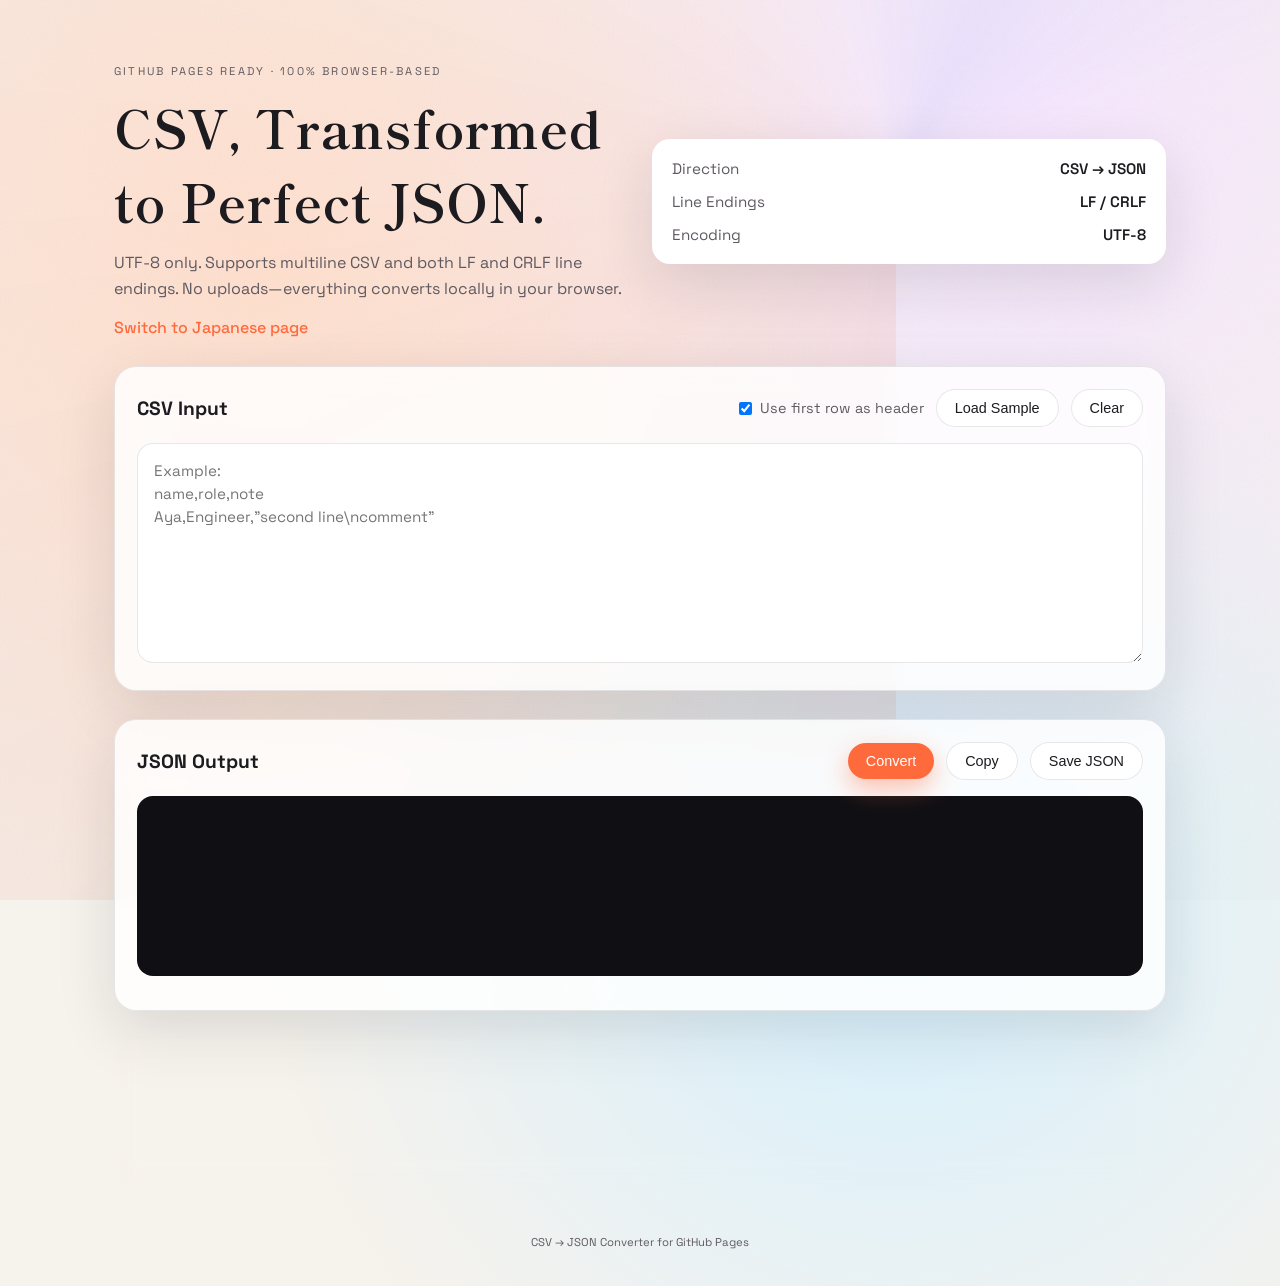
<file: site/index.html>
<!doctype html>
<html lang="en">
  <head>
    <meta charset="utf-8" />
    <meta name="viewport" content="width=device-width, initial-scale=1" />
    <title>CSV → JSON Converter</title>
    <meta name="description" content="Convert UTF-8 CSV to JSON" />
    <style>
      body {
        margin: 0;
        padding: 2rem;
        font-family: -apple-system, BlinkMacSystemFont, "Segoe UI", sans-serif;
        text-align: center;
        background: #f6f2ec;
      }
      p { color: #666; }
    </style>
  </head>
  <body>
    <h1>Redirecting...</h1>
    <p>Detecting your language preference...</p>

    <script>
      // Get stored language preference or detect from browser
      function getPreferredLanguage() {
        // Check for URL hash (user preference)
        const hash = window.location.hash.slice(1) || '';
        if (hash === 'ja' || hash === 'en') {
          return hash;
        }

        // Check for stored preference
        const stored = localStorage.getItem('app_lang');
        if (stored === 'ja' || stored === 'en') {
          return stored;
        }

        // Detect from browser language
        const browserLang = navigator.language || navigator.userLanguage;
        if (browserLang.startsWith('ja')) {
          return 'ja';
        }

        // Default to English
        return 'en';
      }

      // Redirect to appropriate language version
      const lang = getPreferredLanguage();
      localStorage.setItem('app_lang', lang);
      window.location.replace(`./${lang}/`);
    </script>
  </body>
</html>
</file>
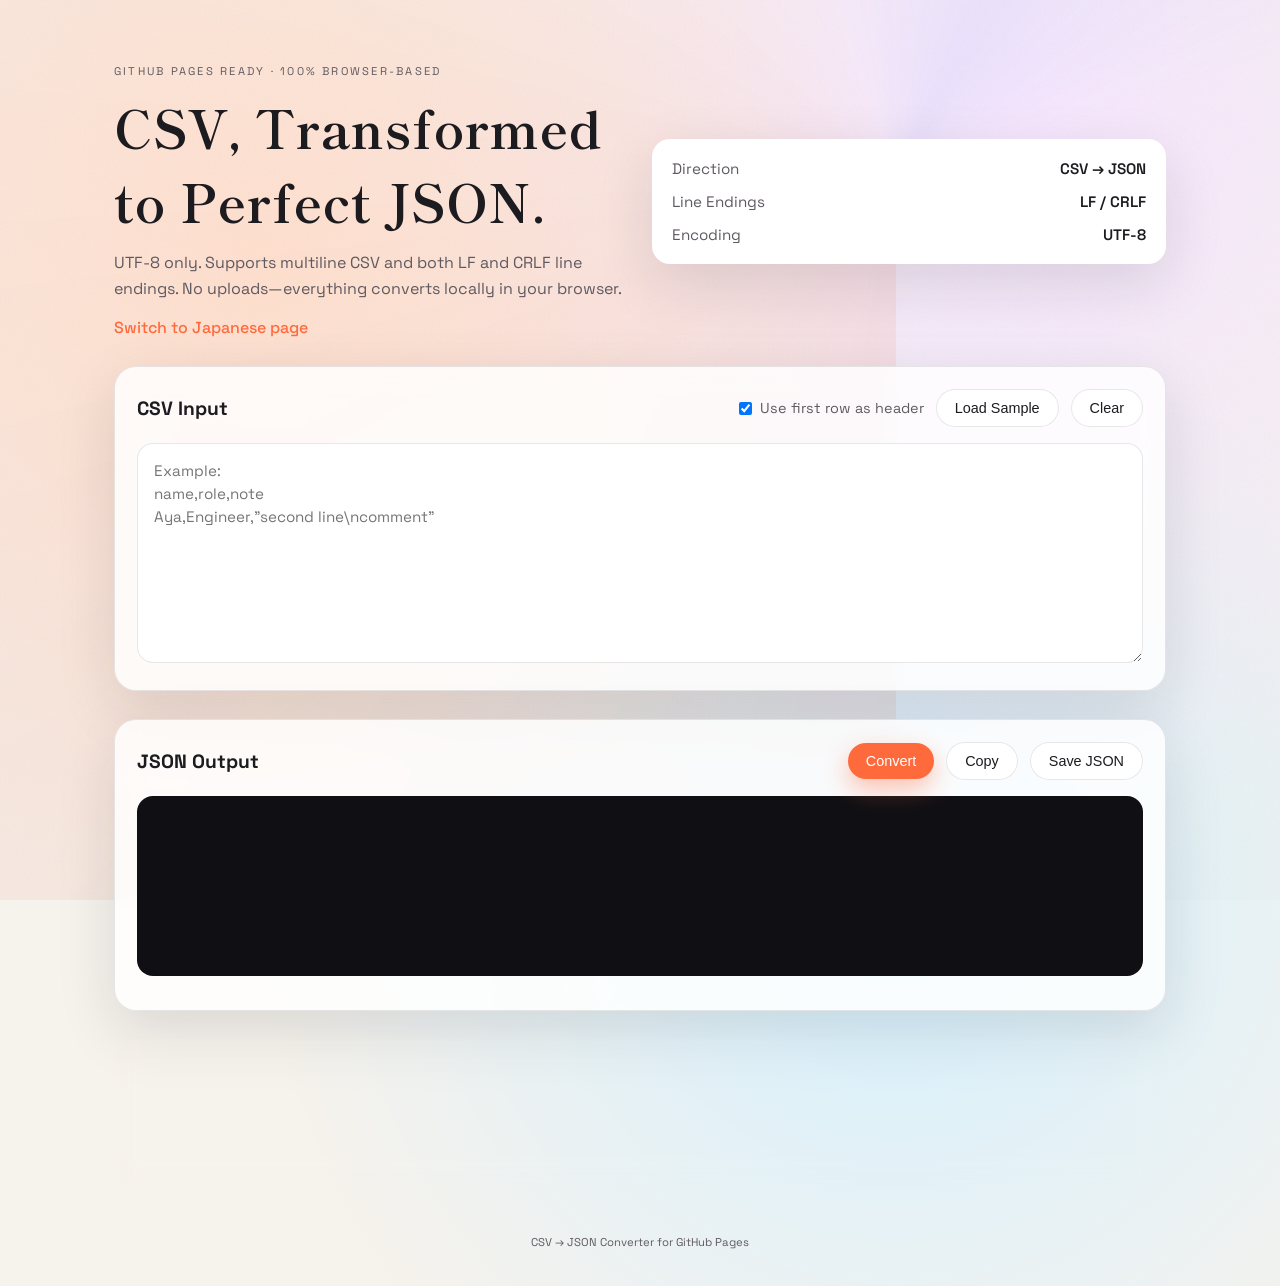
<file: site/en/index.html>
<!doctype html>
<html lang="en">
  <head>
    <meta charset="utf-8" />
    <meta name="viewport" content="width=device-width, initial-scale=1" />
    <title>CSV → JSON Converter</title>
    <meta name="description" content="Convert UTF-8 CSV to JSON in one direction. Supports multiline CSV and both LF/CRLF." />
    <link rel="preconnect" href="https://fonts.googleapis.com" />
    <link rel="preconnect" href="https://fonts.gstatic.com" crossorigin />
    <link href="https://fonts.googleapis.com/css2?family=Space+Grotesk:wght@400;500;700&family=Shippori+Mincho:wght@500;700&display=swap" rel="stylesheet" />
    <link rel="stylesheet" href="../style.css" />
  </head>
  <body>
    <div class="bg-orbit"></div>
    <div class="bg-grain"></div>

    <main class="app">
      <header class="hero">
        <div class="hero-text">
          <p class="kicker">GitHub Pages Ready · 100% Browser-Based</p>
          <h1>CSV, Transformed to Perfect JSON.</h1>
          <p class="subtitle">UTF-8 only. Supports multiline CSV and both LF and CRLF line endings. No uploads—everything converts locally in your browser.</p>
          <div style="margin-top: 1rem;">
            <a href="../ja/" style="color: var(--accent); text-decoration: none; font-weight: 500;">Switch to Japanese page</a>
          </div>
        </div>
        <div class="hero-card">
          <div class="stat">
            <span class="stat-label">Direction</span>
            <span class="stat-value">CSV → JSON</span>
          </div>
          <div class="stat">
            <span class="stat-label">Line Endings</span>
            <span class="stat-value">LF / CRLF</span>
          </div>
          <div class="stat">
            <span class="stat-label">Encoding</span>
            <span class="stat-value">UTF-8</span>
          </div>
        </div>
      </header>

      <section class="panel">
        <div class="panel-head">
          <h2>CSV Input</h2>
          <div class="controls">
            <label class="toggle">
              <input id="useHeader" type="checkbox" checked />
              <span>Use first row as header</span>
            </label>
            <button id="loadSample" class="ghost" type="button">Load Sample</button>
            <button id="clearInput" class="ghost" type="button">Clear</button>
          </div>
        </div>
        <textarea id="csvInput" spellcheck="false" placeholder="Example:&#10;name,role,note&#10;Aya,Engineer,&quot;second line\ncomment&quot;"></textarea>
      </section>

      <section class="panel">
        <div class="panel-head">
          <h2>JSON Output</h2>
          <div class="controls">
            <button id="convert" class="primary" type="button">Convert</button>
            <button id="copyJson" class="ghost" type="button">Copy</button>
            <button id="downloadJson" class="ghost" type="button">Save JSON</button>
          </div>
        </div>
        <pre id="jsonOutput" aria-live="polite"></pre>
        <p id="status" class="status" role="status"></p>
      </section>

      <section class="panel note">
        <h3>Specifications</h3>
        <ul>
          <li>Preserves line breaks within double-quoted fields.</li>
          <li>Double quotes inside fields are escaped as <code>""</code>.</li>
          <li>CSV must be UTF-8 encoded. Data never leaves your browser.</li>
        </ul>
      </section>
    </main>

    <footer class="footer">
      <small>CSV → JSON Converter for GitHub Pages</small>
    </footer>

    <script src="../script.js"></script>
  </body>
</html>
</file>
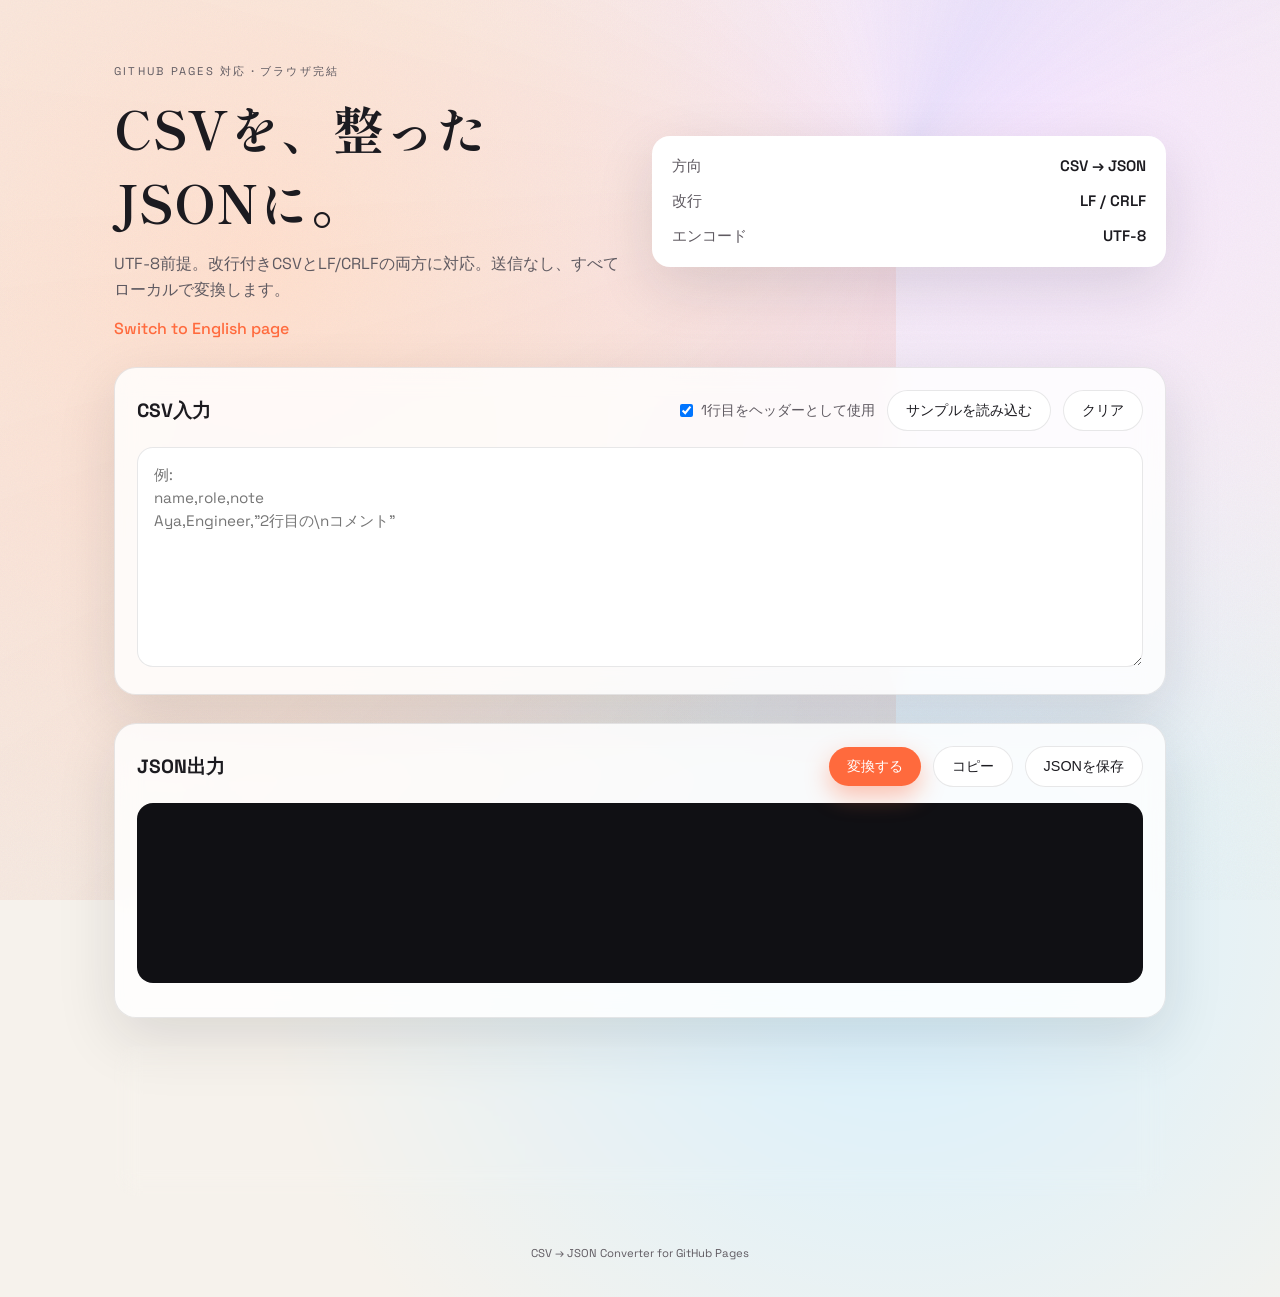
<file: site/ja/index.html>
<!doctype html>
<html lang="ja">
  <head>
    <meta charset="utf-8" />
    <meta name="viewport" content="width=device-width, initial-scale=1" />
    <title>CSV → JSON 変換</title>
    <meta name="description" content="UTF-8のCSVをJSONへ一方向に変換。改行付きCSV、LF/CRLF対応。" />
    <link rel="preconnect" href="https://fonts.googleapis.com" />
    <link rel="preconnect" href="https://fonts.gstatic.com" crossorigin />
    <link href="https://fonts.googleapis.com/css2?family=Space+Grotesk:wght@400;500;700&family=Shippori+Mincho:wght@500;700&display=swap" rel="stylesheet" />
    <link rel="stylesheet" href="../style.css" />
  </head>
  <body>
    <div class="bg-orbit"></div>
    <div class="bg-grain"></div>

    <main class="app">
      <header class="hero">
        <div class="hero-text">
          <p class="kicker">GitHub Pages 対応・ブラウザ完結</p>
          <h1>CSVを、整ったJSONに。</h1>
          <p class="subtitle">UTF-8前提。改行付きCSVとLF/CRLFの両方に対応。送信なし、すべてローカルで変換します。</p>
          <div style="margin-top: 1rem;">
            <a href="../en/" style="color: var(--accent); text-decoration: none; font-weight: 500;">Switch to English page</a>
          </div>
        </div>
        <div class="hero-card">
          <div class="stat">
            <span class="stat-label">方向</span>
            <span class="stat-value">CSV → JSON</span>
          </div>
          <div class="stat">
            <span class="stat-label">改行</span>
            <span class="stat-value">LF / CRLF</span>
          </div>
          <div class="stat">
            <span class="stat-label">エンコード</span>
            <span class="stat-value">UTF-8</span>
          </div>
        </div>
      </header>

      <section class="panel">
        <div class="panel-head">
          <h2>CSV入力</h2>
          <div class="controls">
            <label class="toggle">
              <input id="useHeader" type="checkbox" checked />
              <span>1行目をヘッダーとして使用</span>
            </label>
            <button id="loadSample" class="ghost" type="button">サンプルを読み込む</button>
            <button id="clearInput" class="ghost" type="button">クリア</button>
          </div>
        </div>
        <textarea id="csvInput" spellcheck="false" placeholder="例:&#10;name,role,note&#10;Aya,Engineer,&quot;2行目の\nコメント&quot;"></textarea>
      </section>

      <section class="panel">
        <div class="panel-head">
          <h2>JSON出力</h2>
          <div class="controls">
            <button id="convert" class="primary" type="button">変換する</button>
            <button id="copyJson" class="ghost" type="button">コピー</button>
            <button id="downloadJson" class="ghost" type="button">JSONを保存</button>
          </div>
        </div>
        <pre id="jsonOutput" aria-live="polite"></pre>
        <p id="status" class="status" role="status"></p>
      </section>

      <section class="panel note">
        <h3>仕様メモ</h3>
        <ul>
          <li>ダブルクォートで囲まれたフィールド内の改行を保持します。</li>
          <li>ダブルクォートのエスケープは <code>""</code> を利用します。</li>
          <li>CSVはUTF-8前提。ブラウザ外へ送信しません。</li>
        </ul>
      </section>
    </main>

    <footer class="footer">
      <small>CSV → JSON Converter for GitHub Pages</small>
    </footer>

    <script src="../script.js"></script>
  </body>
</html>
</file>
<file: site/style.css>
:root {
  color-scheme: light;
  --bg: #f6f2ec;
  --ink: #1c1b20;
  --muted: #5f5a61;
  --accent: #ff6a3d;
  --accent-deep: #c44323;
  --card: #ffffff;
  --panel: rgba(255, 255, 255, 0.82);
  --shadow: 0 20px 60px rgba(28, 27, 32, 0.12);
  --border: rgba(28, 27, 32, 0.1);
}

* {
  box-sizing: border-box;
  margin: 0;
  padding: 0;
}

body {
  min-height: 100vh;
  font-family: "Space Grotesk", "Hiragino Sans", "Yu Gothic", sans-serif;
  color: var(--ink);
  background: radial-gradient(circle at 20% 20%, #ffe6d6 0, transparent 45%),
    radial-gradient(circle at 80% 10%, #f7e7ff 0, transparent 45%),
    radial-gradient(circle at 70% 70%, #d5f1ff 0, transparent 50%),
    var(--bg);
  position: relative;
  overflow-x: hidden;
}

.bg-orbit {
  position: fixed;
  inset: 0;
  background: conic-gradient(from 180deg at 70% 20%, rgba(255, 106, 61, 0.15), transparent 45%, rgba(100, 159, 255, 0.12), transparent 70%);
  mix-blend-mode: multiply;
  pointer-events: none;
  animation: orbit 18s linear infinite;
  opacity: 0.65;
}

.bg-grain {
  position: fixed;
  inset: 0;
  background-image: url("data:image/svg+xml,%3Csvg width='120' height='120' viewBox='0 0 120 120' xmlns='http://www.w3.org/2000/svg'%3E%3Cfilter id='n'%3E%3CfeTurbulence type='fractalNoise' baseFrequency='0.8' numOctaves='2' stitchTiles='stitch'/%3E%3C/filter%3E%3Crect width='120' height='120' filter='url(%23n)' opacity='0.12'/%3E%3C/svg%3E");
  opacity: 0.45;
  pointer-events: none;
}

.app {
  max-width: 1100px;
  margin: 0 auto;
  padding: 64px 24px 48px;
  display: grid;
  gap: 28px;
  position: relative;
  z-index: 1;
}

.hero {
  display: grid;
  grid-template-columns: repeat(auto-fit, minmax(260px, 1fr));
  gap: 24px;
  align-items: center;
}

.hero-text h1 {
  font-family: "Shippori Mincho", "Hiragino Mincho ProN", serif;
  font-size: clamp(2.4rem, 4vw, 3.4rem);
  letter-spacing: 0.02em;
  margin-bottom: 12px;
}

.kicker {
  text-transform: uppercase;
  letter-spacing: 0.2em;
  font-size: 0.7rem;
  color: var(--muted);
  margin-bottom: 12px;
}

.subtitle {
  color: var(--muted);
  line-height: 1.6;
}

.hero-card {
  background: var(--card);
  border-radius: 18px;
  padding: 20px;
  box-shadow: var(--shadow);
  display: grid;
  gap: 14px;
}

.stat {
  display: flex;
  justify-content: space-between;
  font-size: 0.95rem;
}

.stat-label {
  color: var(--muted);
}

.stat-value {
  font-weight: 600;
}

.panel {
  background: var(--panel);
  border-radius: 22px;
  padding: 22px;
  box-shadow: var(--shadow);
  border: 1px solid var(--border);
  backdrop-filter: blur(12px);
}

.panel-head {
  display: flex;
  flex-wrap: wrap;
  align-items: center;
  justify-content: space-between;
  gap: 16px;
  margin-bottom: 16px;
}

.panel h2,
.panel h3 {
  font-size: 1.2rem;
}

.controls {
  display: flex;
  gap: 12px;
  flex-wrap: wrap;
  align-items: center;
}

textarea {
  width: 100%;
  min-height: 220px;
  border-radius: 16px;
  border: 1px solid var(--border);
  padding: 16px;
  font-family: "Space Grotesk", "Hiragino Sans", "Yu Gothic", sans-serif;
  font-size: 0.95rem;
  line-height: 1.5;
  resize: vertical;
  background: #fff;
}

pre {
  background: #101014;
  color: #f7f1e8;
  padding: 18px;
  border-radius: 16px;
  min-height: 180px;
  overflow-x: auto;
  font-size: 0.9rem;
  line-height: 1.5;
}

.status {
  margin-top: 12px;
  color: var(--muted);
  font-size: 0.9rem;
}

.toggle {
  display: flex;
  align-items: center;
  gap: 8px;
  font-size: 0.9rem;
  color: var(--muted);
}

button {
  border: none;
  border-radius: 999px;
  padding: 10px 18px;
  font-size: 0.9rem;
  cursor: pointer;
  transition: transform 0.2s ease, box-shadow 0.2s ease;
}

button.primary {
  background: var(--accent);
  color: white;
  box-shadow: 0 10px 24px rgba(255, 106, 61, 0.4);
}

button.ghost {
  background: white;
  color: var(--ink);
  border: 1px solid var(--border);
}

button:hover {
  transform: translateY(-1px);
}

.note ul {
  display: grid;
  gap: 6px;
  padding-left: 18px;
  color: var(--muted);
}

.footer {
  text-align: center;
  padding-bottom: 36px;
  color: var(--muted);
  font-size: 0.85rem;
}

@keyframes orbit {
  from {
    transform: rotate(0deg);
  }
  to {
    transform: rotate(360deg);
  }
}

@media (max-width: 720px) {
  .app {
    padding: 48px 18px 32px;
  }

  .hero-card {
    order: -1;
  }
}
</file>
